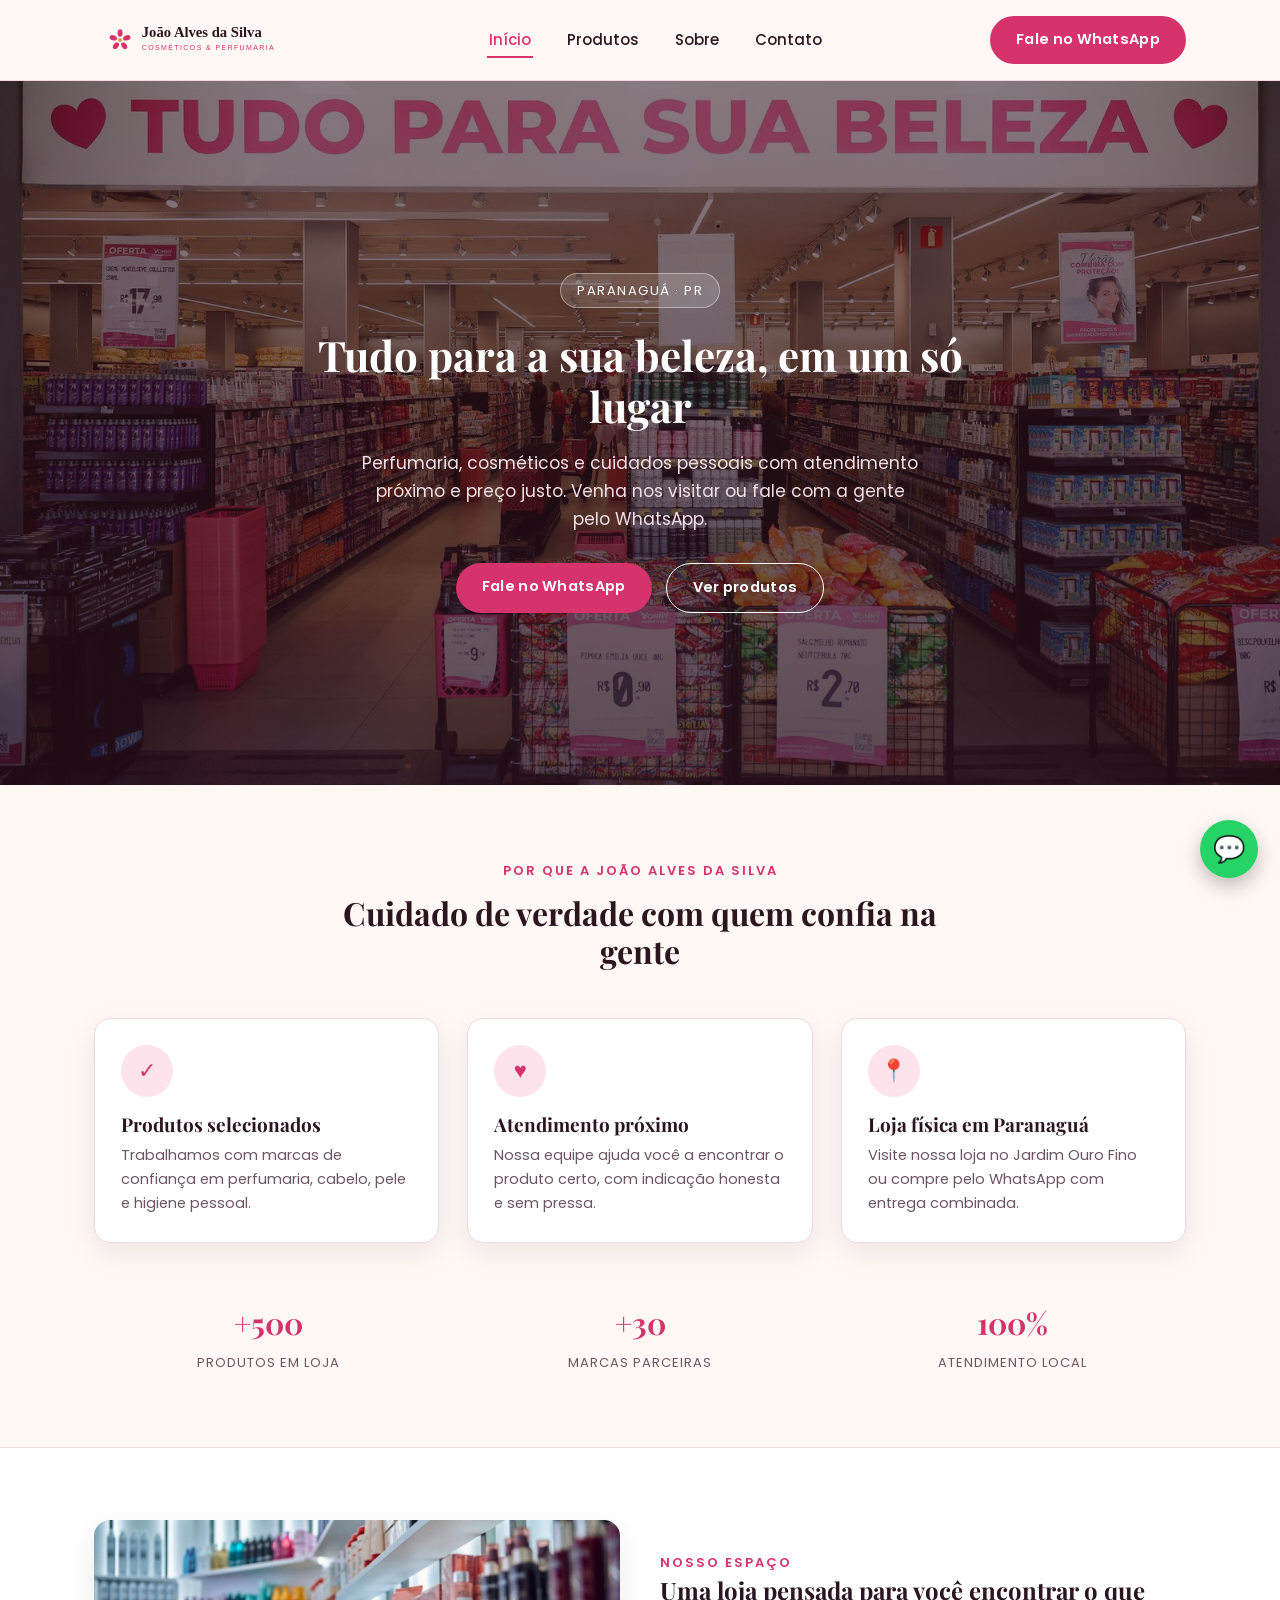
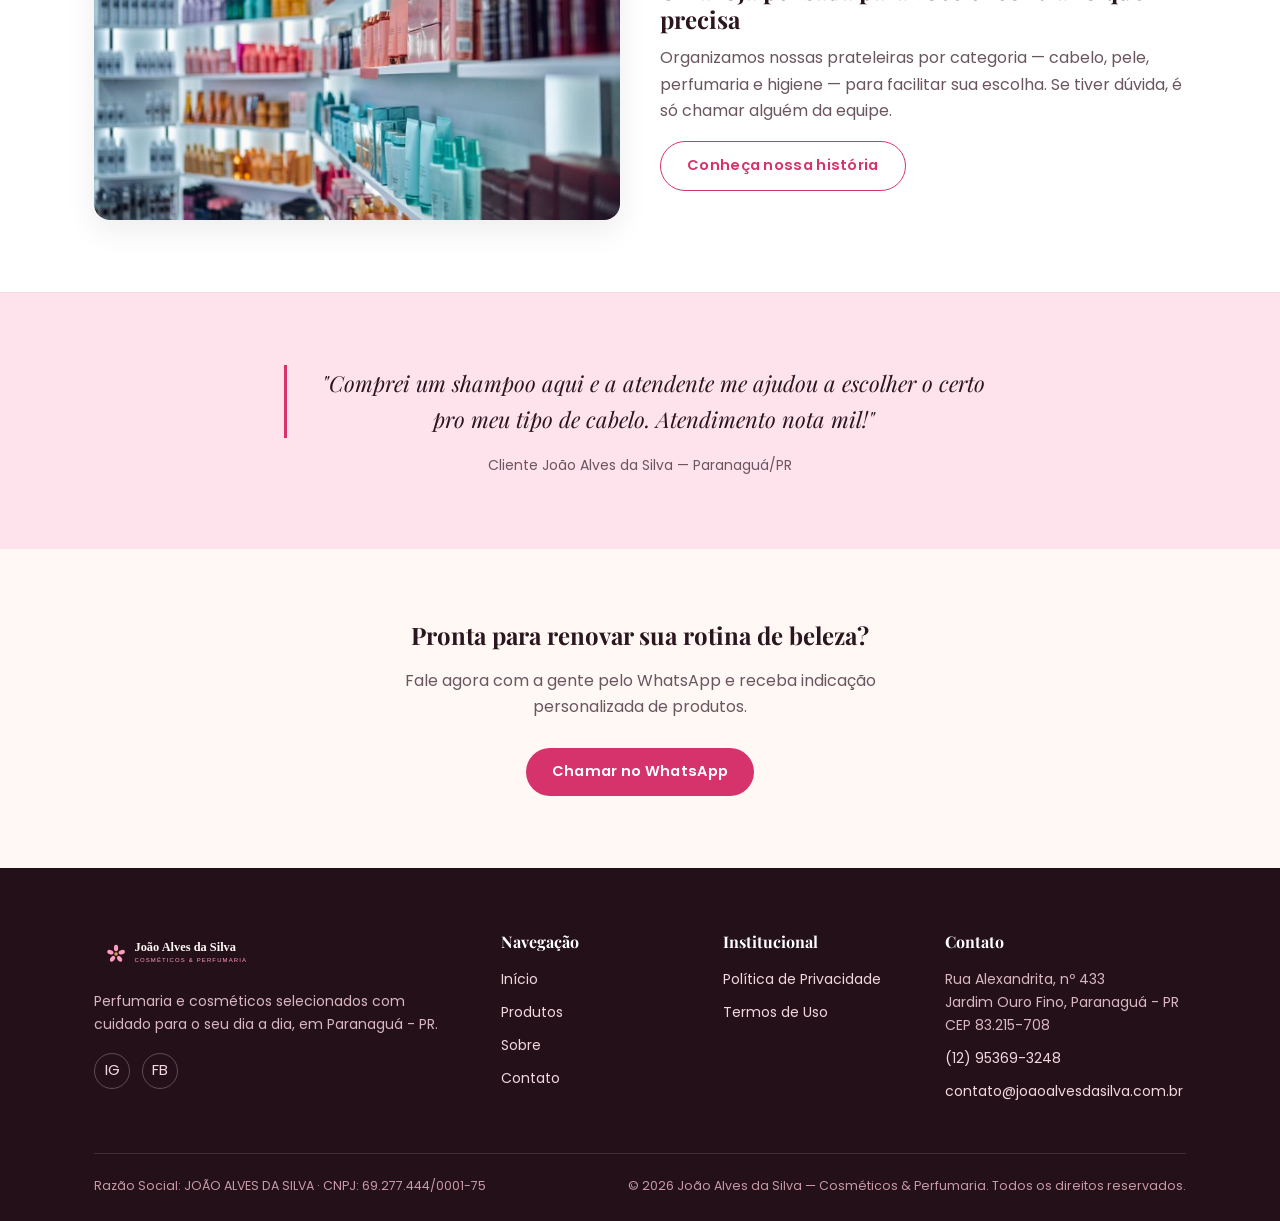
<file: index.html>
<!DOCTYPE html>
<html lang="pt-BR">
<head>
<meta name="facebook-domain-verification" content="is60ax06qec8fac9p0bwq0h0r5rf7r" />
<meta charset="UTF-8">
<meta name="viewport" content="width=device-width, initial-scale=1.0">
<title>João Alves da Silva | Cosméticos e Perfumaria em Paranaguá - PR</title>
<meta name="description" content="Loja de cosméticos e perfumaria em Paranaguá - PR. Produtos para cabelo, pele e higiene pessoal com atendimento próximo.">
<link rel="icon" type="image/svg+xml" href="assets/img/logo-icone.svg">
<link rel="stylesheet" href="assets/css/style.css">
<link rel="preconnect" href="https://fonts.googleapis.com">
<link href="https://fonts.googleapis.com/css2?family=Playfair+Display:wght@600;700&family=Poppins:wght@400;500;600;700&display=swap" rel="stylesheet">
</head>
<body>
<header class="site-header">
  <div class="header-inner container">
    <a href="index.html" class="logo-link"><img src="assets/img/logo-fundo-claro.svg" alt="João Alves da Silva — Cosméticos & Perfumaria"></a>
    <nav class="main-nav" id="mainNav">
      <ul>
        <li><a href="index.html" class="active">Início</a></li>
        <li><a href="produtos.html">Produtos</a></li>
        <li><a href="sobre.html">Sobre</a></li>
        <li><a href="contato.html">Contato</a></li>
      </ul>
    </nav>
    <div style="display:flex; align-items:center; gap:14px;">
      <a href="https://wa.me/5512953693248" target="_blank" rel="noopener" class="btn btn-primary btn-header">Fale no WhatsApp</a>
      <button class="menu-toggle" id="menuToggle" aria-label="Abrir menu">☰</button>
    </div>
  </div>
</header>

<section class="hero">
  <div class="hero-media">
    <img src="assets/img/hero-fachada.jpg" alt="Fachada da loja João Alves da Silva - Tudo para sua beleza">
  </div>
  <div class="hero-content">
    <span class="hero-eyebrow">PARANAGUÁ · PR</span>
    <h1>Tudo para a sua beleza, em um só lugar</h1>
    <p>Perfumaria, cosméticos e cuidados pessoais com atendimento próximo e preço justo. Venha nos visitar ou fale com a gente pelo WhatsApp.</p>
    <div class="hero-actions">
      <a href="https://wa.me/5512953693248" target="_blank" rel="noopener" class="btn btn-primary">Fale no WhatsApp</a>
      <a href="produtos.html" class="btn btn-outline" style="border-color:#fff; color:#fff;">Ver produtos</a>
    </div>
  </div>
</section>

<section>
  <div class="container">
    <div class="section-head">
      <span class="section-eyebrow">Por que a João Alves da Silva</span>
      <h2>Cuidado de verdade com quem confia na gente</h2>
    </div>
    <div class="grid-3">
      <div class="card">
        <div class="card-body">
          <div class="icon-badge">✓</div>
          <h3>Produtos selecionados</h3>
          <p>Trabalhamos com marcas de confiança em perfumaria, cabelo, pele e higiene pessoal.</p>
        </div>
      </div>
      <div class="card">
        <div class="card-body">
          <div class="icon-badge">♥</div>
          <h3>Atendimento próximo</h3>
          <p>Nossa equipe ajuda você a encontrar o produto certo, com indicação honesta e sem pressa.</p>
        </div>
      </div>
      <div class="card">
        <div class="card-body">
          <div class="icon-badge">📍</div>
          <h3>Loja física em Paranaguá</h3>
          <p>Visite nossa loja no Jardim Ouro Fino ou compre pelo WhatsApp com entrega combinada.</p>
        </div>
      </div>
    </div>
    <div class="stat-row">
      <div><strong>+500</strong><span>Produtos em loja</span></div>
      <div><strong>+30</strong><span>Marcas parceiras</span></div>
      <div><strong>100%</strong><span>Atendimento local</span></div>
    </div>
  </div>
</section>

<section class="alt-bg">
  <div class="container grid-2">
    <div>
      <img src="assets/img/produtos-prateleira.jpg" alt="Prateleiras organizadas com produtos de beleza" style="border-radius:16px; box-shadow:var(--shadow);">
    </div>
    <div>
      <span class="section-eyebrow">Nosso espaço</span>
      <h2>Uma loja pensada para você encontrar o que precisa</h2>
      <p>Organizamos nossas prateleiras por categoria — cabelo, pele, perfumaria e higiene — para facilitar sua escolha. Se tiver dúvida, é só chamar alguém da equipe.</p>
      <a href="sobre.html" class="btn btn-outline">Conheça nossa história</a>
    </div>
  </div>
</section>

<section class="rose-bg">
  <div class="container" style="max-width:760px; text-align:center;">
    <blockquote>
      "Comprei um shampoo aqui e a atendente me ajudou a escolher o certo pro meu tipo de cabelo. Atendimento nota mil!"
    </blockquote>
    <div class="quote-attr">Cliente João Alves da Silva — Paranaguá/PR</div>
  </div>
</section>

<section>
  <div class="container" style="text-align:center;">
    <h2 style="margin-bottom:18px;">Pronta para renovar sua rotina de beleza?</h2>
    <p style="max-width:520px; margin:0 auto 28px;">Fale agora com a gente pelo WhatsApp e receba indicação personalizada de produtos.</p>
    <a href="https://wa.me/5512953693248" target="_blank" rel="noopener" class="btn btn-primary">Chamar no WhatsApp</a>
  </div>
</section>

<a href="https://wa.me/5512953693248" target="_blank" rel="noopener" class="wa-float" aria-label="Fale no WhatsApp">💬</a>

<footer>
  <div class="container">
    <div class="footer-grid">
      <div class="footer-brand">
        <img src="assets/img/logo-fundo-escuro.svg" alt="João Alves da Silva — Cosméticos & Perfumaria">
        <p>Perfumaria e cosméticos selecionados com cuidado para o seu dia a dia, em Paranaguá - PR.</p>
        <div class="social-row">
          <a href="#" aria-label="Instagram" target="_blank" rel="noopener">IG</a>
          <a href="#" aria-label="Facebook" target="_blank" rel="noopener">FB</a>
        </div>
      </div>
      <div>
        <h4>Navegação</h4>
        <ul>
          <li><a href="index.html">Início</a></li>
          <li><a href="produtos.html">Produtos</a></li>
          <li><a href="sobre.html">Sobre</a></li>
          <li><a href="contato.html">Contato</a></li>
        </ul>
      </div>
      <div>
        <h4>Institucional</h4>
        <ul>
          <li><a href="privacidade.html">Política de Privacidade</a></li>
          <li><a href="termos.html">Termos de Uso</a></li>
        </ul>
      </div>
      <div>
        <h4>Contato</h4>
        <ul>
          <li>Rua Alexandrita, nº 433<br>Jardim Ouro Fino, Paranaguá - PR<br>CEP 83.215-708</li>
          <li><a href="tel:+5512953693248">(12) 95369-3248</a></li>
          <li><a href="mailto:contato@joaoalvesdasilva.com.br">contato@joaoalvesdasilva.com.br</a></li>
        </ul>
      </div>
    </div>
    <div class="footer-legal">
      <span>Razão Social: JOÃO ALVES DA SILVA · CNPJ: 69.277.444/0001-75</span>
      <span>&copy; 2026 João Alves da Silva — Cosméticos & Perfumaria. Todos os direitos reservados.</span>
    </div>
  </div>
</footer>

<script>
  var t = document.getElementById('menuToggle');
  var n = document.getElementById('mainNav');
  if (t) { t.addEventListener('click', function(){ n.classList.toggle('open'); }); }
</script>
</body>
</html>
</file>
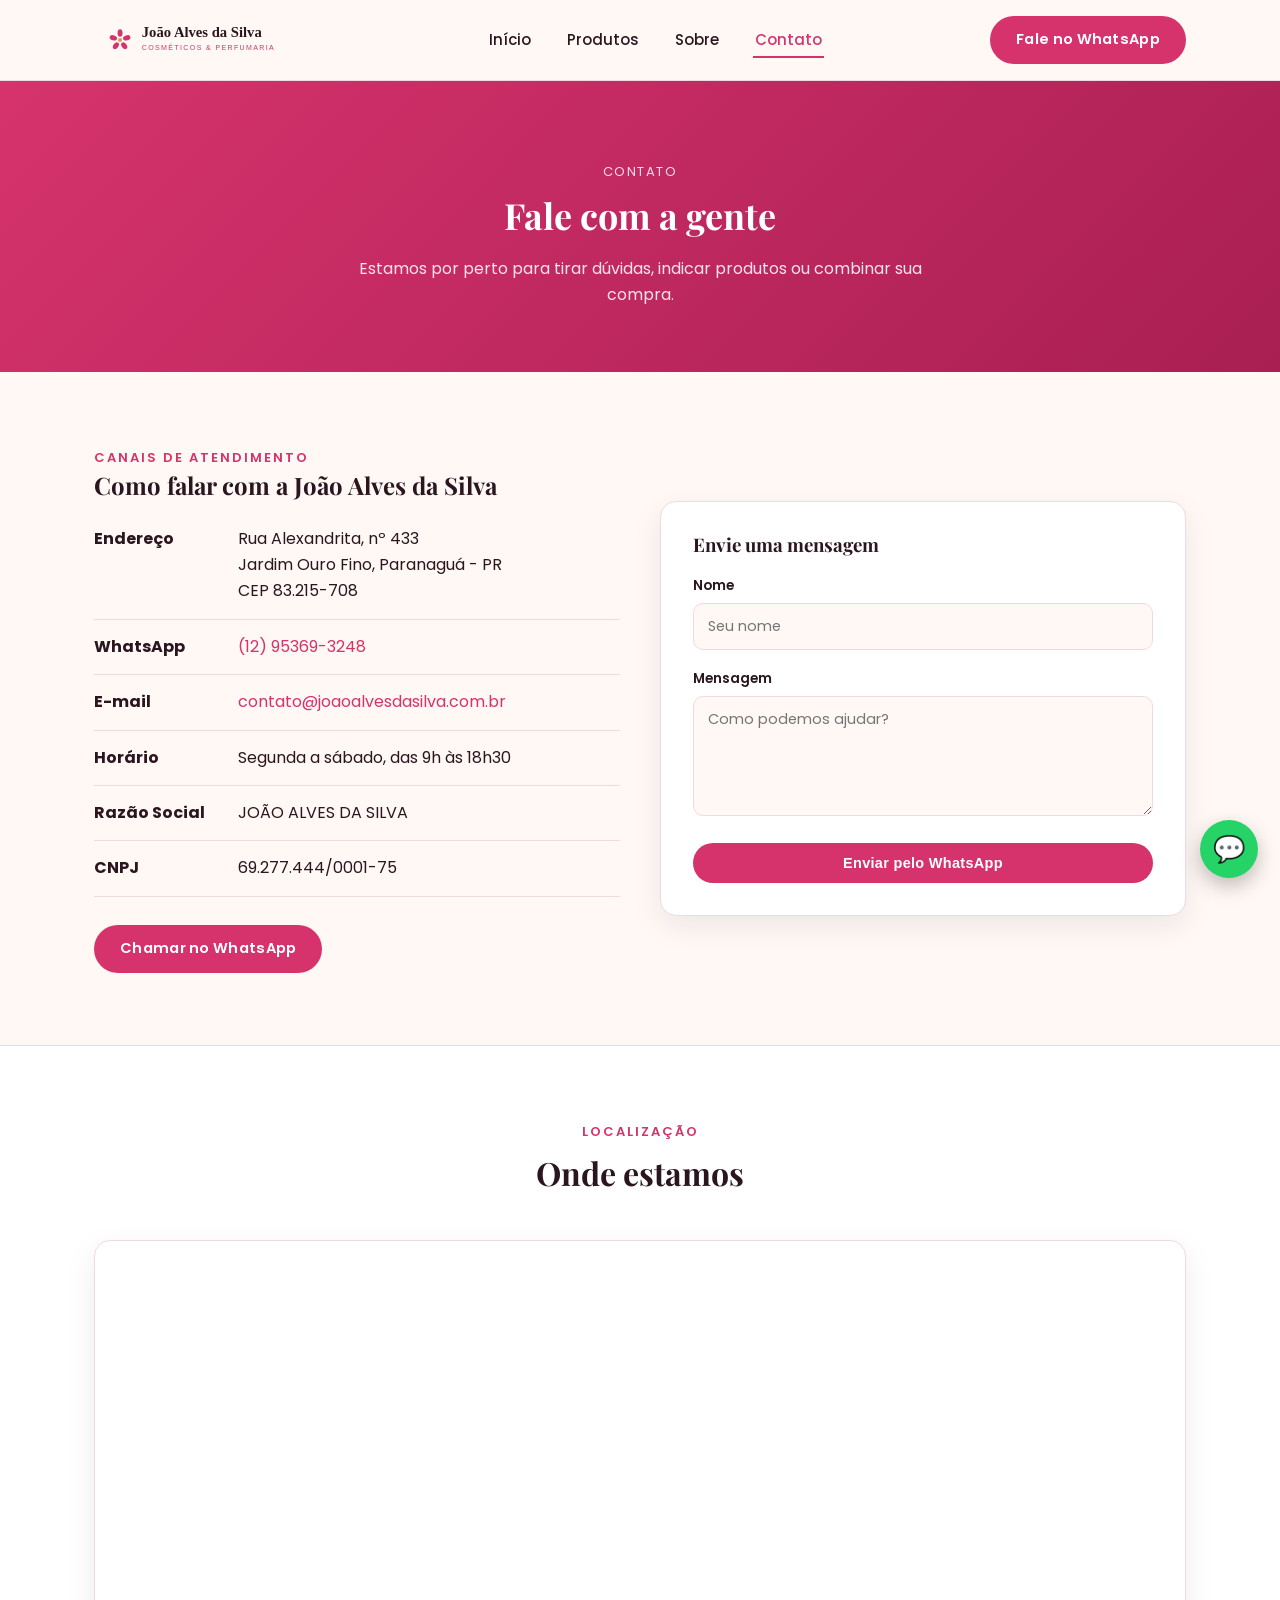
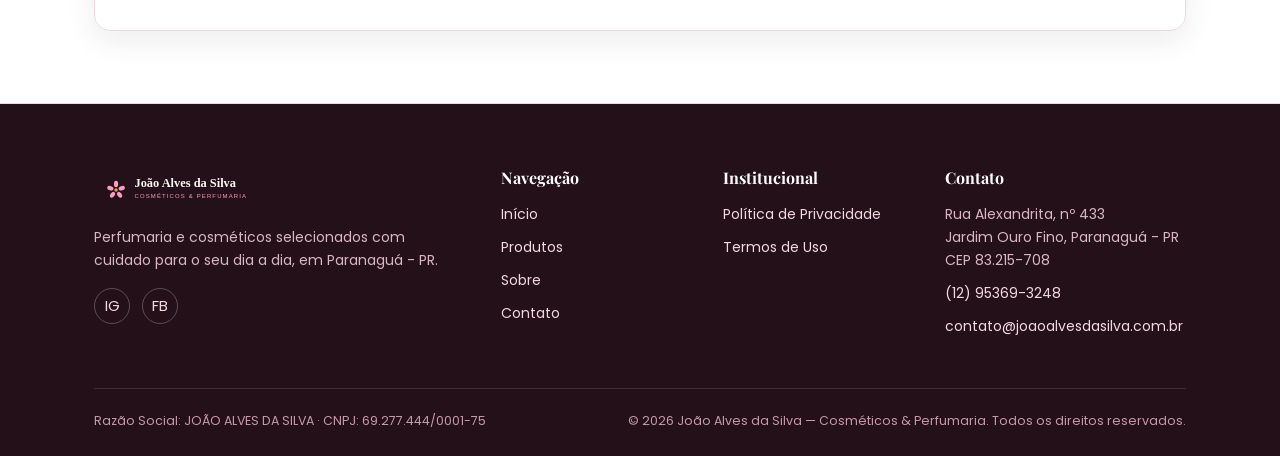
<file: contato.html>
<!DOCTYPE html>
<html lang="pt-BR">
<head>
<meta charset="UTF-8">
<meta name="viewport" content="width=device-width, initial-scale=1.0">
<title>Contato | João Alves da Silva Cosméticos e Perfumaria</title>
<meta name="description" content="Entre em contato com a João Alves da Silva Cosméticos e Perfumaria em Paranaguá - PR: endereço, WhatsApp, e-mail e horário de atendimento.">
<link rel="icon" type="image/svg+xml" href="assets/img/logo-icone.svg">
<link rel="stylesheet" href="assets/css/style.css">
<link rel="preconnect" href="https://fonts.googleapis.com">
<link href="https://fonts.googleapis.com/css2?family=Playfair+Display:wght@600;700&family=Poppins:wght@400;500;600;700&display=swap" rel="stylesheet">
</head>
<body>
<header class="site-header">
  <div class="header-inner container">
    <a href="index.html" class="logo-link"><img src="assets/img/logo-fundo-claro.svg" alt="João Alves da Silva — Cosméticos & Perfumaria"></a>
    <nav class="main-nav" id="mainNav">
      <ul>
        <li><a href="index.html">Início</a></li>
        <li><a href="produtos.html">Produtos</a></li>
        <li><a href="sobre.html">Sobre</a></li>
        <li><a href="contato.html" class="active">Contato</a></li>
      </ul>
    </nav>
    <div style="display:flex; align-items:center; gap:14px;">
      <a href="https://wa.me/5512953693248" target="_blank" rel="noopener" class="btn btn-primary btn-header">Fale no WhatsApp</a>
      <button class="menu-toggle" id="menuToggle" aria-label="Abrir menu">☰</button>
    </div>
  </div>
</header>

<section class="page-hero">
  <div class="container">
    <div class="breadcrumb">CONTATO</div>
    <h1>Fale com a gente</h1>
    <p>Estamos por perto para tirar dúvidas, indicar produtos ou combinar sua compra.</p>
  </div>
</section>

<section>
  <div class="container grid-2">
    <div>
      <span class="section-eyebrow">Canais de atendimento</span>
      <h2>Como falar com a João Alves da Silva</h2>
      <ul class="info-list">
        <li><strong>Endereço</strong><span>Rua Alexandrita, nº 433<br>Jardim Ouro Fino, Paranaguá - PR<br>CEP 83.215-708</span></li>
        <li><strong>WhatsApp</strong><span><a href="https://wa.me/5512953693248" target="_blank" rel="noopener">(12) 95369-3248</a></span></li>
        <li><strong>E-mail</strong><span><a href="mailto:contato@joaoalvesdasilva.com.br">contato@joaoalvesdasilva.com.br</a></span></li>
        <li><strong>Horário</strong><span>Segunda a sábado, das 9h às 18h30</span></li>
        <li><strong>Razão Social</strong><span>JOÃO ALVES DA SILVA</span></li>
        <li><strong>CNPJ</strong><span>69.277.444/0001-75</span></li>
      </ul>
      <div style="margin-top:28px;">
        <a href="https://wa.me/5512953693248" target="_blank" rel="noopener" class="btn btn-primary">Chamar no WhatsApp</a>
      </div>
    </div>
    <div class="form-box">
      <h3 style="margin-bottom:18px;">Envie uma mensagem</h3>
      <form onsubmit="event.preventDefault(); window.location.href='https://wa.me/5512953693248?text=' + encodeURIComponent('Olá! Meu nome é ' + document.getElementById('nome').value + '. ' + document.getElementById('mensagem').value);">
        <label for="nome">Nome</label>
        <input type="text" id="nome" required placeholder="Seu nome">
        <label for="mensagem">Mensagem</label>
        <textarea id="mensagem" required placeholder="Como podemos ajudar?"></textarea>
        <button type="submit" class="btn btn-primary" style="width:100%; border:none; cursor:pointer;">Enviar pelo WhatsApp</button>
      </form>
    </div>
  </div>
</section>

<section class="alt-bg">
  <div class="container">
    <div class="section-head">
      <span class="section-eyebrow">Localização</span>
      <h2>Onde estamos</h2>
    </div>
    <div class="map-embed">
      <iframe
        src="https://www.google.com/maps?q=Rua+Alexandrita+433+Jardim+Ouro+Fino+Paranagua+PR&output=embed"
        width="100%" height="380" style="border:0;" allowfullscreen="" loading="lazy"
        referrerpolicy="no-referrer-when-downgrade" title="Mapa - João Alves da Silva Cosméticos e Perfumaria">
      </iframe>
    </div>
  </div>
</section>

<a href="https://wa.me/5512953693248" target="_blank" rel="noopener" class="wa-float" aria-label="Fale no WhatsApp">💬</a>

<footer>
  <div class="container">
    <div class="footer-grid">
      <div class="footer-brand">
        <img src="assets/img/logo-fundo-escuro.svg" alt="João Alves da Silva — Cosméticos & Perfumaria">
        <p>Perfumaria e cosméticos selecionados com cuidado para o seu dia a dia, em Paranaguá - PR.</p>
        <div class="social-row">
          <a href="#" aria-label="Instagram" target="_blank" rel="noopener">IG</a>
          <a href="#" aria-label="Facebook" target="_blank" rel="noopener">FB</a>
        </div>
      </div>
      <div>
        <h4>Navegação</h4>
        <ul>
          <li><a href="index.html">Início</a></li>
          <li><a href="produtos.html">Produtos</a></li>
          <li><a href="sobre.html">Sobre</a></li>
          <li><a href="contato.html">Contato</a></li>
        </ul>
      </div>
      <div>
        <h4>Institucional</h4>
        <ul>
          <li><a href="privacidade.html">Política de Privacidade</a></li>
          <li><a href="termos.html">Termos de Uso</a></li>
        </ul>
      </div>
      <div>
        <h4>Contato</h4>
        <ul>
          <li>Rua Alexandrita, nº 433<br>Jardim Ouro Fino, Paranaguá - PR<br>CEP 83.215-708</li>
          <li><a href="tel:+5512953693248">(12) 95369-3248</a></li>
          <li><a href="mailto:contato@joaoalvesdasilva.com.br">contato@joaoalvesdasilva.com.br</a></li>
        </ul>
      </div>
    </div>
    <div class="footer-legal">
      <span>Razão Social: JOÃO ALVES DA SILVA · CNPJ: 69.277.444/0001-75</span>
      <span>&copy; 2026 João Alves da Silva — Cosméticos & Perfumaria. Todos os direitos reservados.</span>
    </div>
  </div>
</footer>

<script>
  var t = document.getElementById('menuToggle');
  var n = document.getElementById('mainNav');
  if (t) { t.addEventListener('click', function(){ n.classList.toggle('open'); }); }
</script>
</body>
</html>
</file>
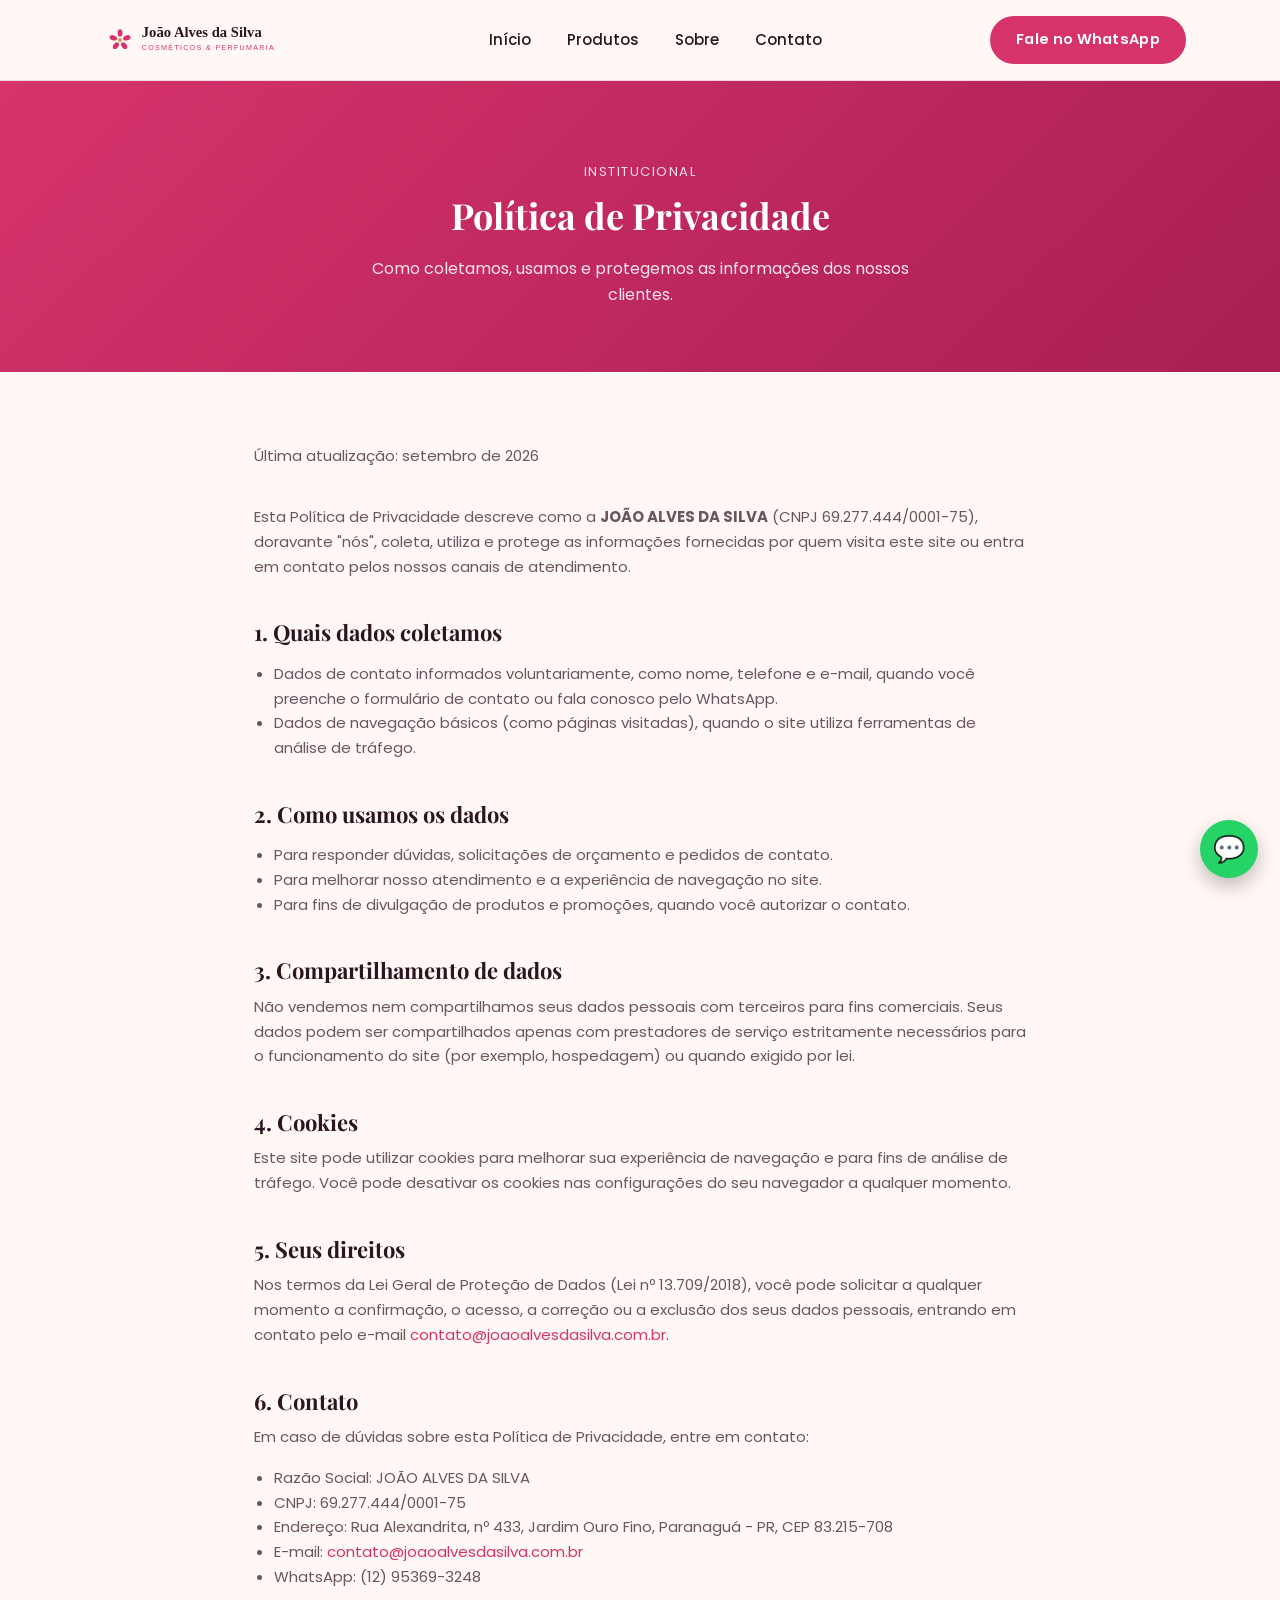
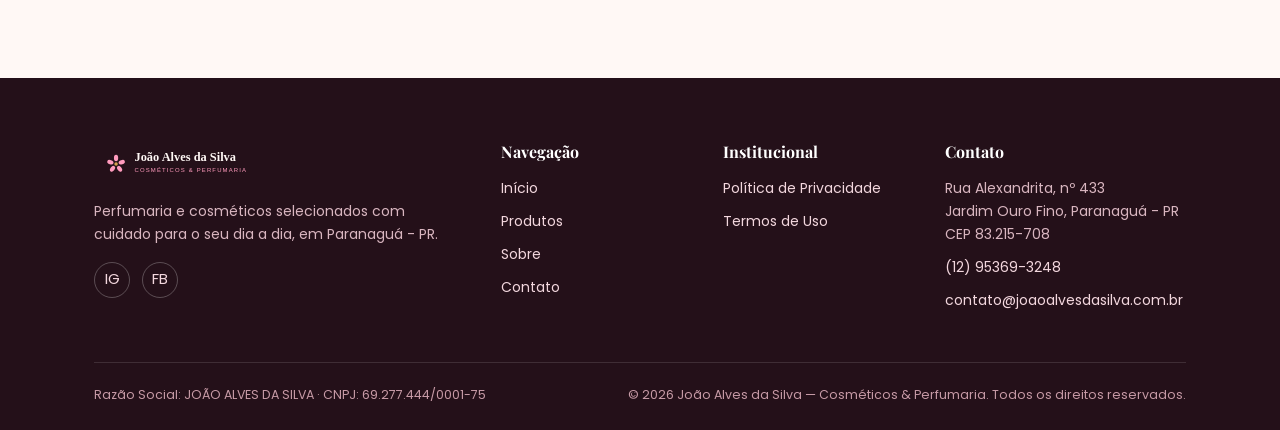
<file: privacidade.html>
<!DOCTYPE html>
<html lang="pt-BR">
<head>
<meta charset="UTF-8">
<meta name="viewport" content="width=device-width, initial-scale=1.0">
<title>Política de Privacidade | João Alves da Silva</title>
<meta name="description" content="Política de Privacidade da João Alves da Silva Cosméticos e Perfumaria: como coletamos, usamos e protegemos seus dados.">
<link rel="icon" type="image/svg+xml" href="assets/img/logo-icone.svg">
<link rel="stylesheet" href="assets/css/style.css">
<link rel="preconnect" href="https://fonts.googleapis.com">
<link href="https://fonts.googleapis.com/css2?family=Playfair+Display:wght@600;700&family=Poppins:wght@400;500;600;700&display=swap" rel="stylesheet">
</head>
<body>
<header class="site-header">
  <div class="header-inner container">
    <a href="index.html" class="logo-link"><img src="assets/img/logo-fundo-claro.svg" alt="João Alves da Silva — Cosméticos & Perfumaria"></a>
    <nav class="main-nav" id="mainNav">
      <ul>
        <li><a href="index.html">Início</a></li>
        <li><a href="produtos.html">Produtos</a></li>
        <li><a href="sobre.html">Sobre</a></li>
        <li><a href="contato.html">Contato</a></li>
      </ul>
    </nav>
    <div style="display:flex; align-items:center; gap:14px;">
      <a href="https://wa.me/5512953693248" target="_blank" rel="noopener" class="btn btn-primary btn-header">Fale no WhatsApp</a>
      <button class="menu-toggle" id="menuToggle" aria-label="Abrir menu">☰</button>
    </div>
  </div>
</header>

<section class="page-hero">
  <div class="container">
    <div class="breadcrumb">INSTITUCIONAL</div>
    <h1>Política de Privacidade</h1>
    <p>Como coletamos, usamos e protegemos as informações dos nossos clientes.</p>
  </div>
</section>
<section>
  <div class="container legal-content">
    <p class="legal-updated">Última atualização: setembro de 2026</p>

    <p>Esta Política de Privacidade descreve como a <strong>JOÃO ALVES DA SILVA</strong> (CNPJ 69.277.444/0001-75), doravante "nós", coleta, utiliza e protege as informações fornecidas por quem visita este site ou entra em contato pelos nossos canais de atendimento.</p>

    <h2>1. Quais dados coletamos</h2>
    <ul>
      <li>Dados de contato informados voluntariamente, como nome, telefone e e-mail, quando você preenche o formulário de contato ou fala conosco pelo WhatsApp.</li>
      <li>Dados de navegação básicos (como páginas visitadas), quando o site utiliza ferramentas de análise de tráfego.</li>
    </ul>

    <h2>2. Como usamos os dados</h2>
    <ul>
      <li>Para responder dúvidas, solicitações de orçamento e pedidos de contato.</li>
      <li>Para melhorar nosso atendimento e a experiência de navegação no site.</li>
      <li>Para fins de divulgação de produtos e promoções, quando você autorizar o contato.</li>
    </ul>

    <h2>3. Compartilhamento de dados</h2>
    <p>Não vendemos nem compartilhamos seus dados pessoais com terceiros para fins comerciais. Seus dados podem ser compartilhados apenas com prestadores de serviço estritamente necessários para o funcionamento do site (por exemplo, hospedagem) ou quando exigido por lei.</p>

    <h2>4. Cookies</h2>
    <p>Este site pode utilizar cookies para melhorar sua experiência de navegação e para fins de análise de tráfego. Você pode desativar os cookies nas configurações do seu navegador a qualquer momento.</p>

    <h2>5. Seus direitos</h2>
    <p>Nos termos da Lei Geral de Proteção de Dados (Lei nº 13.709/2018), você pode solicitar a qualquer momento a confirmação, o acesso, a correção ou a exclusão dos seus dados pessoais, entrando em contato pelo e-mail <a href="mailto:contato@joaoalvesdasilva.com.br">contato@joaoalvesdasilva.com.br</a>.</p>

    <h2>6. Contato</h2>
    <p>Em caso de dúvidas sobre esta Política de Privacidade, entre em contato:</p>
    <ul>
      <li>Razão Social: JOÃO ALVES DA SILVA</li>
      <li>CNPJ: 69.277.444/0001-75</li>
      <li>Endereço: Rua Alexandrita, nº 433, Jardim Ouro Fino, Paranaguá - PR, CEP 83.215-708</li>
      <li>E-mail: <a href="mailto:contato@joaoalvesdasilva.com.br">contato@joaoalvesdasilva.com.br</a></li>
      <li>WhatsApp: (12) 95369-3248</li>
    </ul>
  </div>
</section>

<a href="https://wa.me/5512953693248" target="_blank" rel="noopener" class="wa-float" aria-label="Fale no WhatsApp">💬</a>

<footer>
  <div class="container">
    <div class="footer-grid">
      <div class="footer-brand">
        <img src="assets/img/logo-fundo-escuro.svg" alt="João Alves da Silva — Cosméticos & Perfumaria">
        <p>Perfumaria e cosméticos selecionados com cuidado para o seu dia a dia, em Paranaguá - PR.</p>
        <div class="social-row">
          <a href="#" aria-label="Instagram" target="_blank" rel="noopener">IG</a>
          <a href="#" aria-label="Facebook" target="_blank" rel="noopener">FB</a>
        </div>
      </div>
      <div>
        <h4>Navegação</h4>
        <ul>
          <li><a href="index.html">Início</a></li>
          <li><a href="produtos.html">Produtos</a></li>
          <li><a href="sobre.html">Sobre</a></li>
          <li><a href="contato.html">Contato</a></li>
        </ul>
      </div>
      <div>
        <h4>Institucional</h4>
        <ul>
          <li><a href="privacidade.html">Política de Privacidade</a></li>
          <li><a href="termos.html">Termos de Uso</a></li>
        </ul>
      </div>
      <div>
        <h4>Contato</h4>
        <ul>
          <li>Rua Alexandrita, nº 433<br>Jardim Ouro Fino, Paranaguá - PR<br>CEP 83.215-708</li>
          <li><a href="tel:+5512953693248">(12) 95369-3248</a></li>
          <li><a href="mailto:contato@joaoalvesdasilva.com.br">contato@joaoalvesdasilva.com.br</a></li>
        </ul>
      </div>
    </div>
    <div class="footer-legal">
      <span>Razão Social: JOÃO ALVES DA SILVA · CNPJ: 69.277.444/0001-75</span>
      <span>&copy; 2026 João Alves da Silva — Cosméticos & Perfumaria. Todos os direitos reservados.</span>
    </div>
  </div>
</footer>

<script>
  var t = document.getElementById('menuToggle');
  var n = document.getElementById('mainNav');
  if (t) { t.addEventListener('click', function(){ n.classList.toggle('open'); }); }
</script>
</body>
</html>
</file>
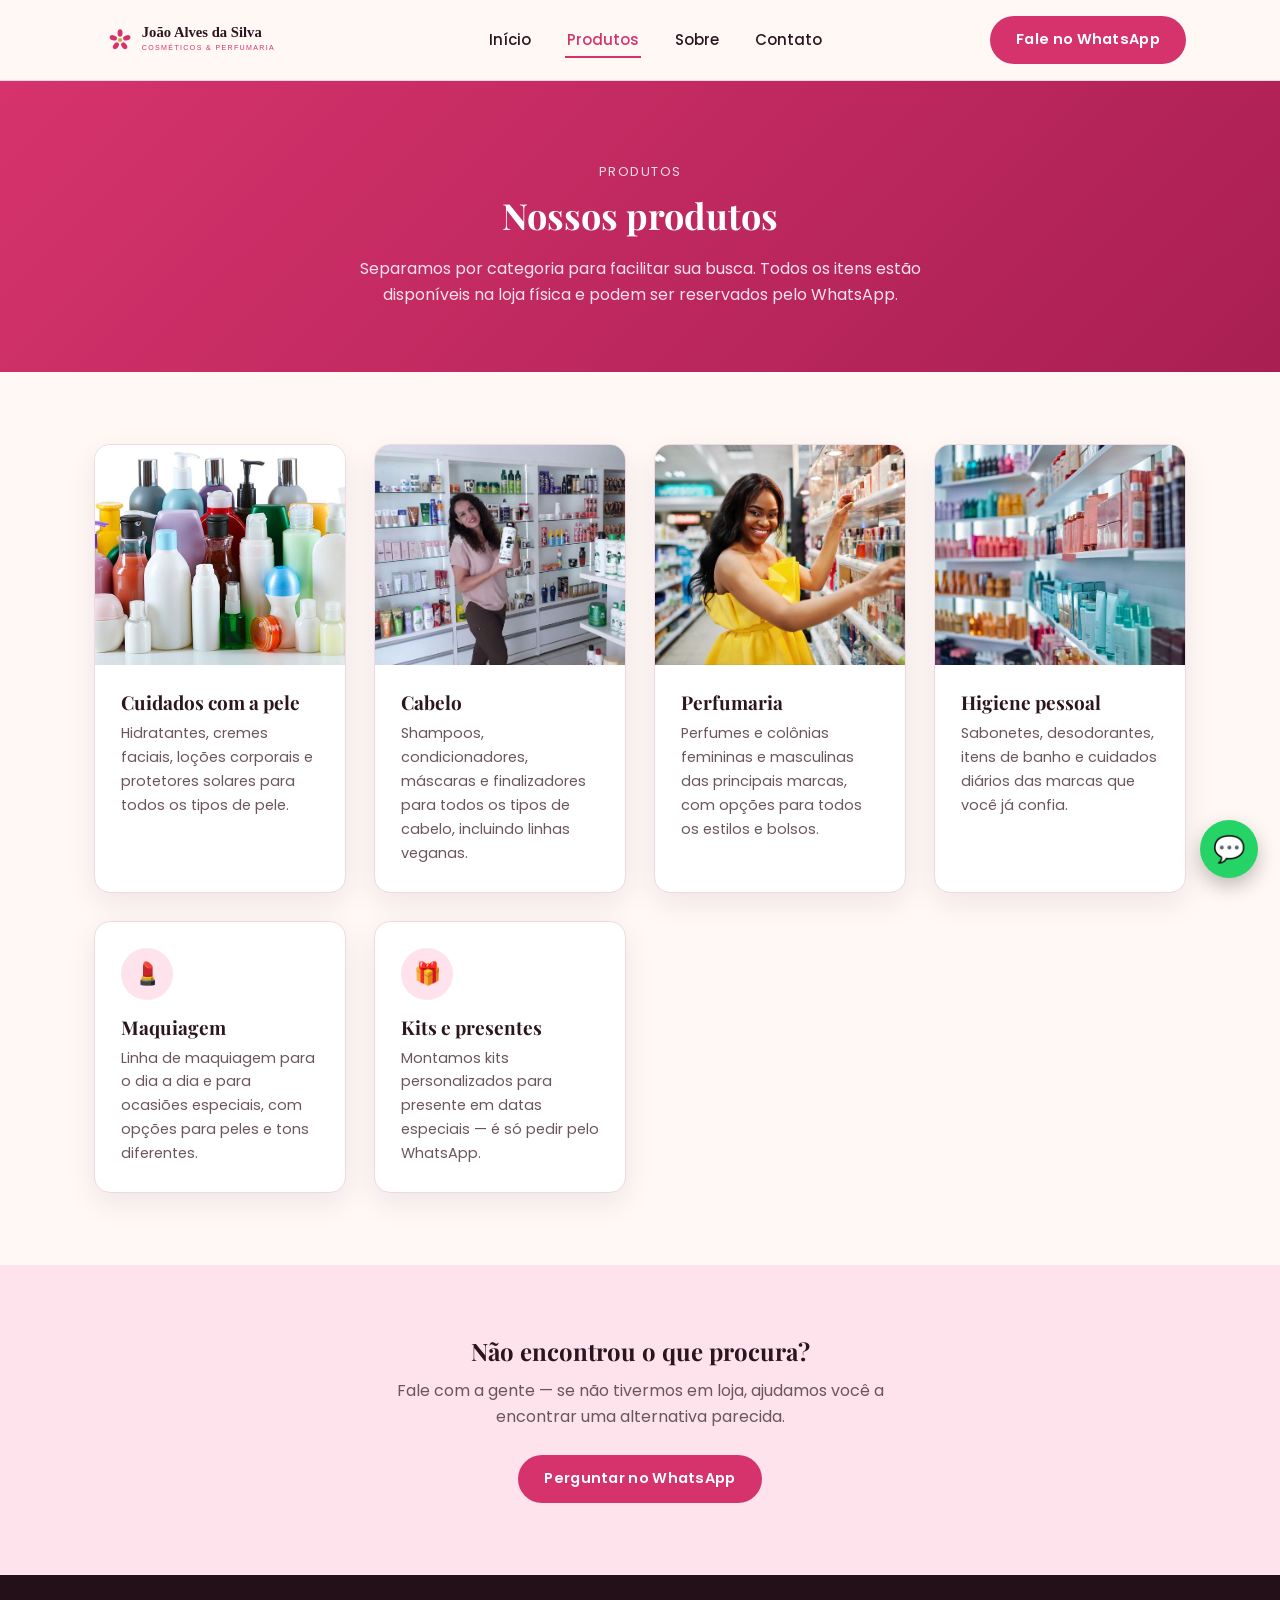
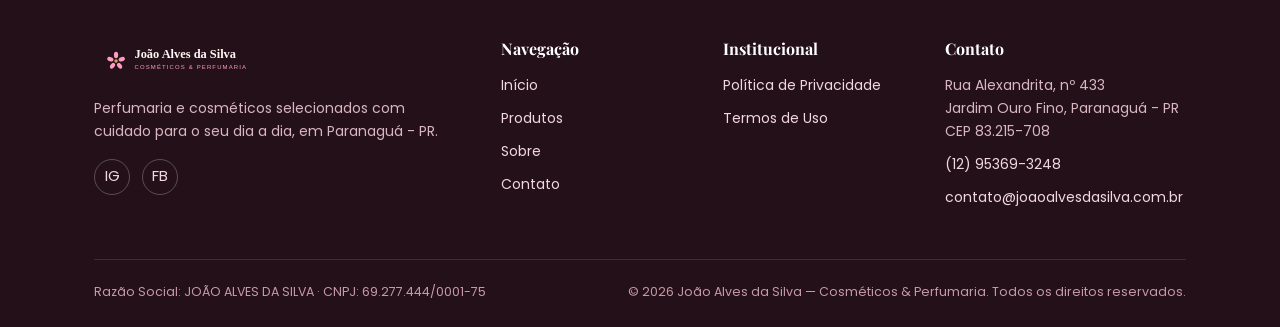
<file: produtos.html>
<!DOCTYPE html>
<html lang="pt-BR">
<head>
<meta charset="UTF-8">
<meta name="viewport" content="width=device-width, initial-scale=1.0">
<title>Produtos | João Alves da Silva Cosméticos e Perfumaria</title>
<meta name="description" content="Conheça as categorias de produtos da João Alves da Silva: cuidados com a pele, cabelo, perfumaria, higiene pessoal e maquiagem.">
<link rel="icon" type="image/svg+xml" href="assets/img/logo-icone.svg">
<link rel="stylesheet" href="assets/css/style.css">
<link rel="preconnect" href="https://fonts.googleapis.com">
<link href="https://fonts.googleapis.com/css2?family=Playfair+Display:wght@600;700&family=Poppins:wght@400;500;600;700&display=swap" rel="stylesheet">
</head>
<body>
<header class="site-header">
  <div class="header-inner container">
    <a href="index.html" class="logo-link"><img src="assets/img/logo-fundo-claro.svg" alt="João Alves da Silva — Cosméticos & Perfumaria"></a>
    <nav class="main-nav" id="mainNav">
      <ul>
        <li><a href="index.html">Início</a></li>
        <li><a href="produtos.html" class="active">Produtos</a></li>
        <li><a href="sobre.html">Sobre</a></li>
        <li><a href="contato.html">Contato</a></li>
      </ul>
    </nav>
    <div style="display:flex; align-items:center; gap:14px;">
      <a href="https://wa.me/5512953693248" target="_blank" rel="noopener" class="btn btn-primary btn-header">Fale no WhatsApp</a>
      <button class="menu-toggle" id="menuToggle" aria-label="Abrir menu">☰</button>
    </div>
  </div>
</header>

<section class="page-hero">
  <div class="container">
    <div class="breadcrumb">PRODUTOS</div>
    <h1>Nossos produtos</h1>
    <p>Separamos por categoria para facilitar sua busca. Todos os itens estão disponíveis na loja física e podem ser reservados pelo WhatsApp.</p>
  </div>
</section>

<section>
  <div class="container">
    <div class="grid-3">
      <div class="card">
        <img src="assets/img/produtos-brancos.jpg" alt="Cremes e loções de cuidados com a pele">
        <div class="card-body">
          <h3>Cuidados com a pele</h3>
          <p>Hidratantes, cremes faciais, loções corporais e protetores solares para todos os tipos de pele.</p>
        </div>
      </div>
      <div class="card">
        <img src="assets/img/equipe-vendedora.jpg" alt="Produtos capilares e shampoos">
        <div class="card-body">
          <h3>Cabelo</h3>
          <p>Shampoos, condicionadores, máscaras e finalizadores para todos os tipos de cabelo, incluindo linhas veganas.</p>
        </div>
      </div>
      <div class="card">
        <img src="assets/img/cliente-perfumaria.jpg" alt="Prateleira de perfumes">
        <div class="card-body">
          <h3>Perfumaria</h3>
          <p>Perfumes e colônias femininas e masculinas das principais marcas, com opções para todos os estilos e bolsos.</p>
        </div>
      </div>
      <div class="card">
        <img src="assets/img/produtos-prateleira.jpg" alt="Produtos de higiene pessoal">
        <div class="card-body">
          <h3>Higiene pessoal</h3>
          <p>Sabonetes, desodorantes, itens de banho e cuidados diários das marcas que você já confia.</p>
        </div>
      </div>
      <div class="card">
        <div class="card-body" style="padding-top:26px;">
          <div class="icon-badge">💄</div>
          <h3>Maquiagem</h3>
          <p>Linha de maquiagem para o dia a dia e para ocasiões especiais, com opções para peles e tons diferentes.</p>
        </div>
      </div>
      <div class="card">
        <div class="card-body" style="padding-top:26px;">
          <div class="icon-badge">🎁</div>
          <h3>Kits e presentes</h3>
          <p>Montamos kits personalizados para presente em datas especiais — é só pedir pelo WhatsApp.</p>
        </div>
      </div>
    </div>
  </div>
</section>

<section class="rose-bg">
  <div class="container" style="text-align:center;">
    <h2>Não encontrou o que procura?</h2>
    <p style="max-width:520px; margin:0 auto 24px;">Fale com a gente — se não tivermos em loja, ajudamos você a encontrar uma alternativa parecida.</p>
    <a href="https://wa.me/5512953693248" target="_blank" rel="noopener" class="btn btn-primary">Perguntar no WhatsApp</a>
  </div>
</section>

<a href="https://wa.me/5512953693248" target="_blank" rel="noopener" class="wa-float" aria-label="Fale no WhatsApp">💬</a>

<footer>
  <div class="container">
    <div class="footer-grid">
      <div class="footer-brand">
        <img src="assets/img/logo-fundo-escuro.svg" alt="João Alves da Silva — Cosméticos & Perfumaria">
        <p>Perfumaria e cosméticos selecionados com cuidado para o seu dia a dia, em Paranaguá - PR.</p>
        <div class="social-row">
          <a href="#" aria-label="Instagram" target="_blank" rel="noopener">IG</a>
          <a href="#" aria-label="Facebook" target="_blank" rel="noopener">FB</a>
        </div>
      </div>
      <div>
        <h4>Navegação</h4>
        <ul>
          <li><a href="index.html">Início</a></li>
          <li><a href="produtos.html">Produtos</a></li>
          <li><a href="sobre.html">Sobre</a></li>
          <li><a href="contato.html">Contato</a></li>
        </ul>
      </div>
      <div>
        <h4>Institucional</h4>
        <ul>
          <li><a href="privacidade.html">Política de Privacidade</a></li>
          <li><a href="termos.html">Termos de Uso</a></li>
        </ul>
      </div>
      <div>
        <h4>Contato</h4>
        <ul>
          <li>Rua Alexandrita, nº 433<br>Jardim Ouro Fino, Paranaguá - PR<br>CEP 83.215-708</li>
          <li><a href="tel:+5512953693248">(12) 95369-3248</a></li>
          <li><a href="mailto:contato@joaoalvesdasilva.com.br">contato@joaoalvesdasilva.com.br</a></li>
        </ul>
      </div>
    </div>
    <div class="footer-legal">
      <span>Razão Social: JOÃO ALVES DA SILVA · CNPJ: 69.277.444/0001-75</span>
      <span>&copy; 2026 João Alves da Silva — Cosméticos & Perfumaria. Todos os direitos reservados.</span>
    </div>
  </div>
</footer>

<script>
  var t = document.getElementById('menuToggle');
  var n = document.getElementById('mainNav');
  if (t) { t.addEventListener('click', function(){ n.classList.toggle('open'); }); }
</script>
</body>
</html>
</file>
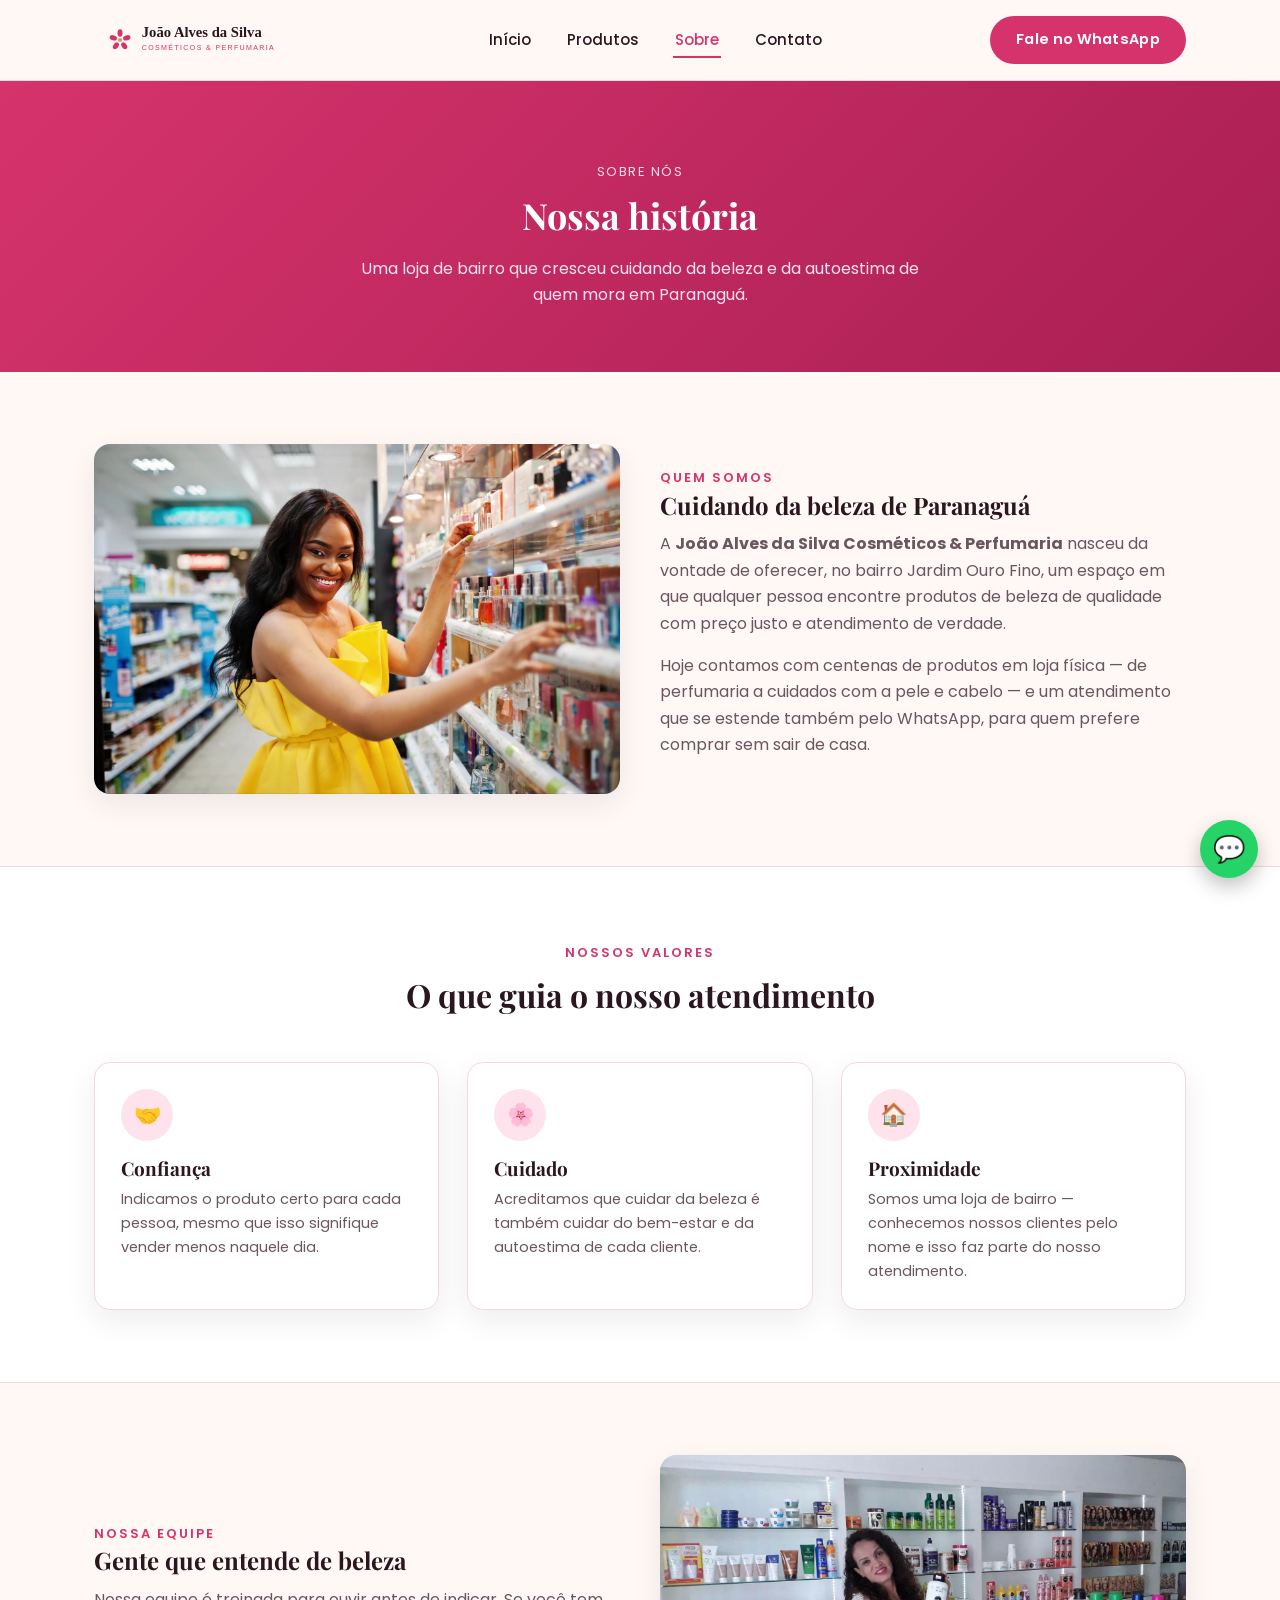
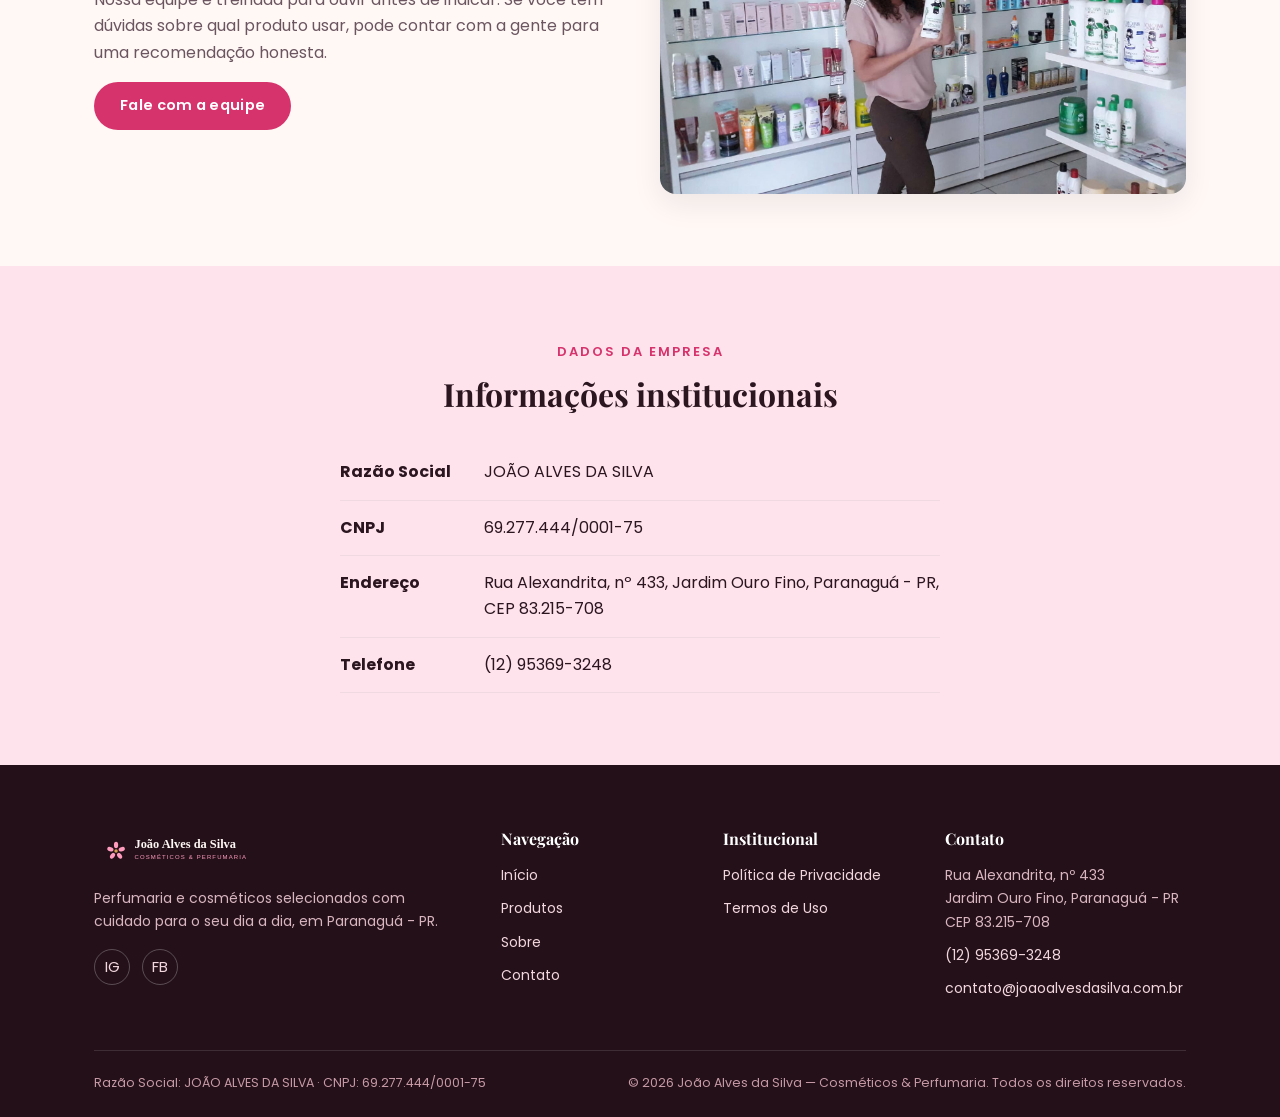
<file: sobre.html>
<!DOCTYPE html>
<html lang="pt-BR">
<head>
<meta charset="UTF-8">
<meta name="viewport" content="width=device-width, initial-scale=1.0">
<title>Sobre nós | João Alves da Silva Cosméticos e Perfumaria</title>
<meta name="description" content="Conheça a história, os valores e os dados institucionais da João Alves da Silva Cosméticos e Perfumaria, em Paranaguá - PR.">
<link rel="icon" type="image/svg+xml" href="assets/img/logo-icone.svg">
<link rel="stylesheet" href="assets/css/style.css">
<link rel="preconnect" href="https://fonts.googleapis.com">
<link href="https://fonts.googleapis.com/css2?family=Playfair+Display:wght@600;700&family=Poppins:wght@400;500;600;700&display=swap" rel="stylesheet">
</head>
<body>
<header class="site-header">
  <div class="header-inner container">
    <a href="index.html" class="logo-link"><img src="assets/img/logo-fundo-claro.svg" alt="João Alves da Silva — Cosméticos & Perfumaria"></a>
    <nav class="main-nav" id="mainNav">
      <ul>
        <li><a href="index.html">Início</a></li>
        <li><a href="produtos.html">Produtos</a></li>
        <li><a href="sobre.html" class="active">Sobre</a></li>
        <li><a href="contato.html">Contato</a></li>
      </ul>
    </nav>
    <div style="display:flex; align-items:center; gap:14px;">
      <a href="https://wa.me/5512953693248" target="_blank" rel="noopener" class="btn btn-primary btn-header">Fale no WhatsApp</a>
      <button class="menu-toggle" id="menuToggle" aria-label="Abrir menu">☰</button>
    </div>
  </div>
</header>

<section class="page-hero">
  <div class="container">
    <div class="breadcrumb">SOBRE NÓS</div>
    <h1>Nossa história</h1>
    <p>Uma loja de bairro que cresceu cuidando da beleza e da autoestima de quem mora em Paranaguá.</p>
  </div>
</section>

<section>
  <div class="container grid-2">
    <div>
      <img src="assets/img/cliente-perfumaria.jpg" alt="Cliente escolhendo perfume na loja João Alves da Silva" style="border-radius:16px; box-shadow:var(--shadow);">
    </div>
    <div>
      <span class="section-eyebrow">Quem somos</span>
      <h2>Cuidando da beleza de Paranaguá</h2>
      <p>A <strong>João Alves da Silva Cosméticos &amp; Perfumaria</strong> nasceu da vontade de oferecer, no bairro Jardim Ouro Fino, um espaço em que qualquer pessoa encontre produtos de beleza de qualidade com preço justo e atendimento de verdade.</p>
      <p>Hoje contamos com centenas de produtos em loja física — de perfumaria a cuidados com a pele e cabelo — e um atendimento que se estende também pelo WhatsApp, para quem prefere comprar sem sair de casa.</p>
    </div>
  </div>
</section>

<section class="alt-bg">
  <div class="container">
    <div class="section-head">
      <span class="section-eyebrow">Nossos valores</span>
      <h2>O que guia o nosso atendimento</h2>
    </div>
    <div class="grid-3">
      <div class="card">
        <div class="card-body">
          <div class="icon-badge">🤝</div>
          <h3>Confiança</h3>
          <p>Indicamos o produto certo para cada pessoa, mesmo que isso signifique vender menos naquele dia.</p>
        </div>
      </div>
      <div class="card">
        <div class="card-body">
          <div class="icon-badge">🌸</div>
          <h3>Cuidado</h3>
          <p>Acreditamos que cuidar da beleza é também cuidar do bem-estar e da autoestima de cada cliente.</p>
        </div>
      </div>
      <div class="card">
        <div class="card-body">
          <div class="icon-badge">🏠</div>
          <h3>Proximidade</h3>
          <p>Somos uma loja de bairro — conhecemos nossos clientes pelo nome e isso faz parte do nosso atendimento.</p>
        </div>
      </div>
    </div>
  </div>
</section>

<section>
  <div class="container grid-2">
    <div>
      <span class="section-eyebrow">Nossa equipe</span>
      <h2>Gente que entende de beleza</h2>
      <p>Nossa equipe é treinada para ouvir antes de indicar. Se você tem dúvidas sobre qual produto usar, pode contar com a gente para uma recomendação honesta.</p>
      <a href="contato.html" class="btn btn-primary">Fale com a equipe</a>
    </div>
    <div>
      <img src="assets/img/equipe-vendedora.jpg" alt="Equipe da loja apresentando produto capilar" style="border-radius:16px; box-shadow:var(--shadow);">
    </div>
  </div>
</section>

<section class="rose-bg">
  <div class="container">
    <div class="section-head" style="margin-bottom:0;">
      <span class="section-eyebrow">Dados da empresa</span>
      <h2>Informações institucionais</h2>
    </div>
    <ul class="info-list" style="max-width:600px; margin:32px auto 0;">
      <li><strong>Razão Social</strong><span>JOÃO ALVES DA SILVA</span></li>
      <li><strong>CNPJ</strong><span>69.277.444/0001-75</span></li>
      <li><strong>Endereço</strong><span>Rua Alexandrita, nº 433, Jardim Ouro Fino, Paranaguá - PR, CEP 83.215-708</span></li>
      <li><strong>Telefone</strong><span>(12) 95369-3248</span></li>
    </ul>
  </div>
</section>

<a href="https://wa.me/5512953693248" target="_blank" rel="noopener" class="wa-float" aria-label="Fale no WhatsApp">💬</a>

<footer>
  <div class="container">
    <div class="footer-grid">
      <div class="footer-brand">
        <img src="assets/img/logo-fundo-escuro.svg" alt="João Alves da Silva — Cosméticos & Perfumaria">
        <p>Perfumaria e cosméticos selecionados com cuidado para o seu dia a dia, em Paranaguá - PR.</p>
        <div class="social-row">
          <a href="#" aria-label="Instagram" target="_blank" rel="noopener">IG</a>
          <a href="#" aria-label="Facebook" target="_blank" rel="noopener">FB</a>
        </div>
      </div>
      <div>
        <h4>Navegação</h4>
        <ul>
          <li><a href="index.html">Início</a></li>
          <li><a href="produtos.html">Produtos</a></li>
          <li><a href="sobre.html">Sobre</a></li>
          <li><a href="contato.html">Contato</a></li>
        </ul>
      </div>
      <div>
        <h4>Institucional</h4>
        <ul>
          <li><a href="privacidade.html">Política de Privacidade</a></li>
          <li><a href="termos.html">Termos de Uso</a></li>
        </ul>
      </div>
      <div>
        <h4>Contato</h4>
        <ul>
          <li>Rua Alexandrita, nº 433<br>Jardim Ouro Fino, Paranaguá - PR<br>CEP 83.215-708</li>
          <li><a href="tel:+5512953693248">(12) 95369-3248</a></li>
          <li><a href="mailto:contato@joaoalvesdasilva.com.br">contato@joaoalvesdasilva.com.br</a></li>
        </ul>
      </div>
    </div>
    <div class="footer-legal">
      <span>Razão Social: JOÃO ALVES DA SILVA · CNPJ: 69.277.444/0001-75</span>
      <span>&copy; 2026 João Alves da Silva — Cosméticos & Perfumaria. Todos os direitos reservados.</span>
    </div>
  </div>
</footer>

<script>
  var t = document.getElementById('menuToggle');
  var n = document.getElementById('mainNav');
  if (t) { t.addEventListener('click', function(){ n.classList.toggle('open'); }); }
</script>
</body>
</html>
</file>
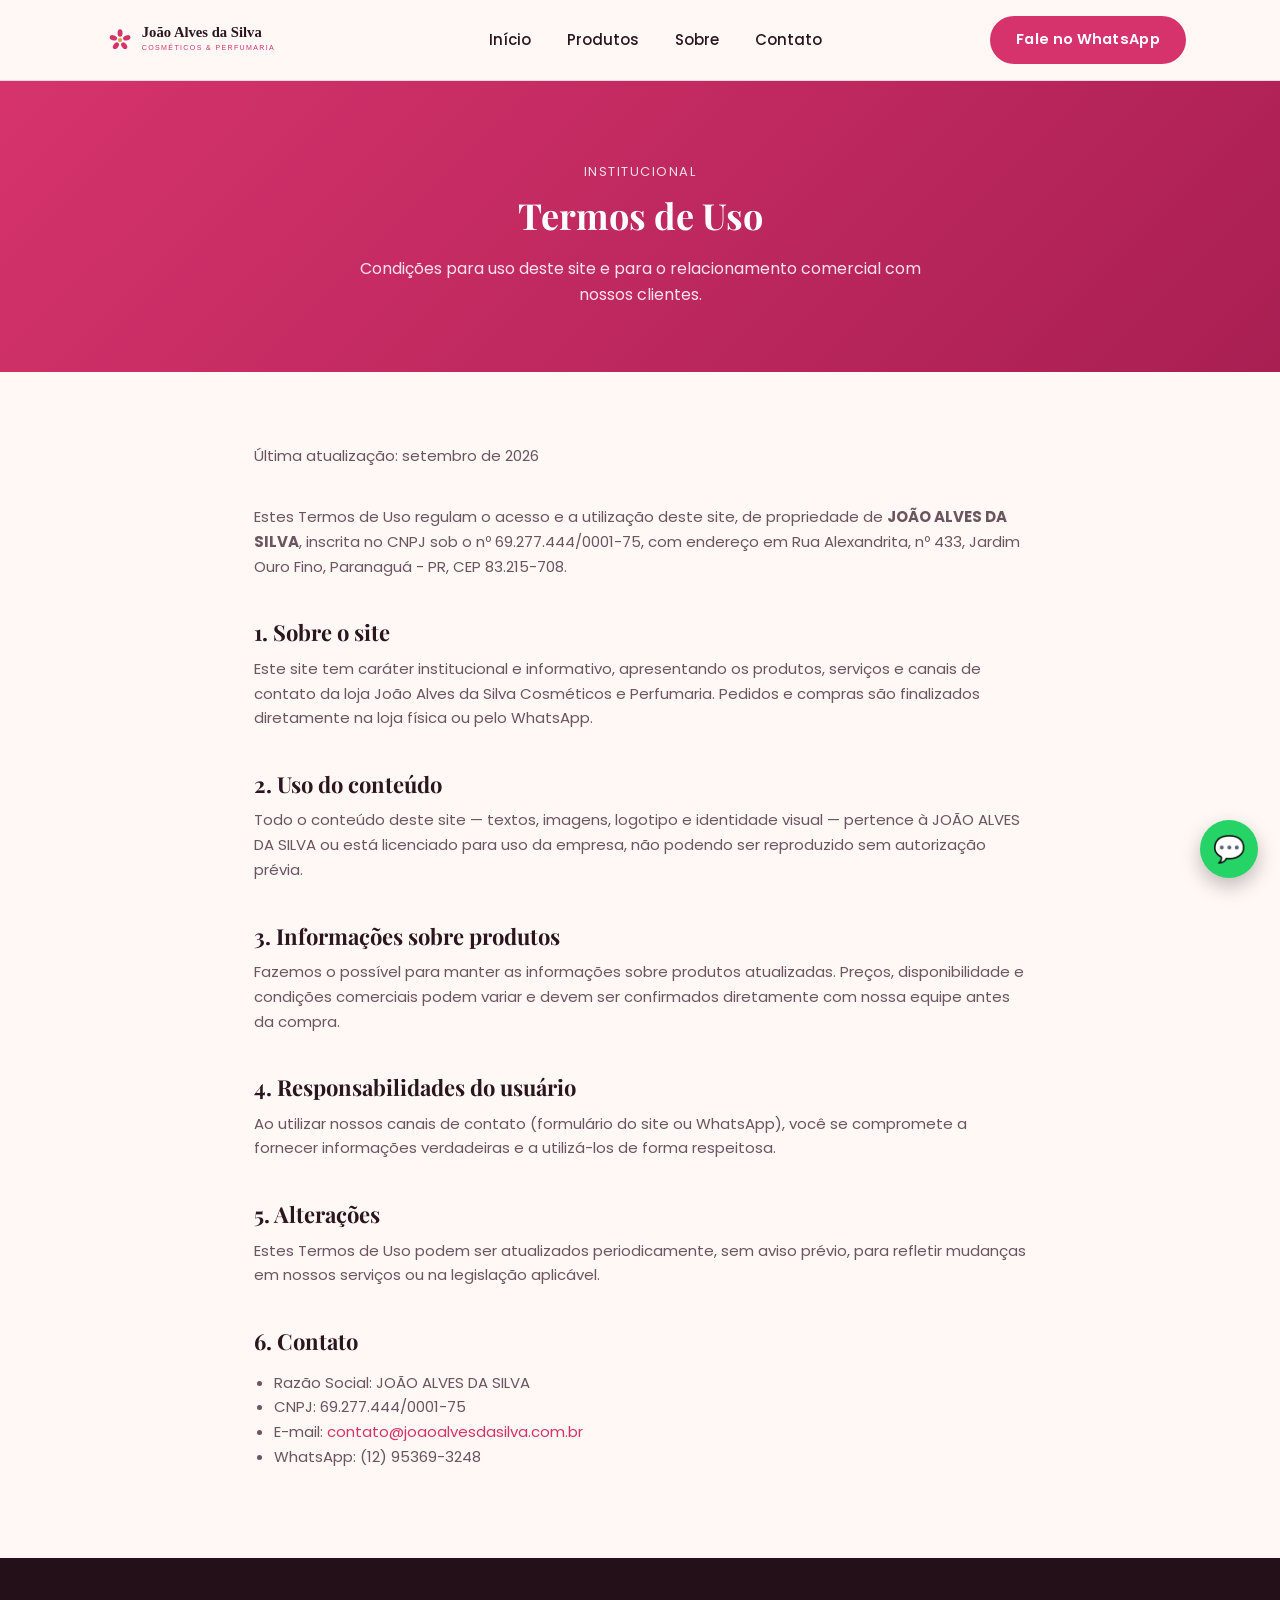
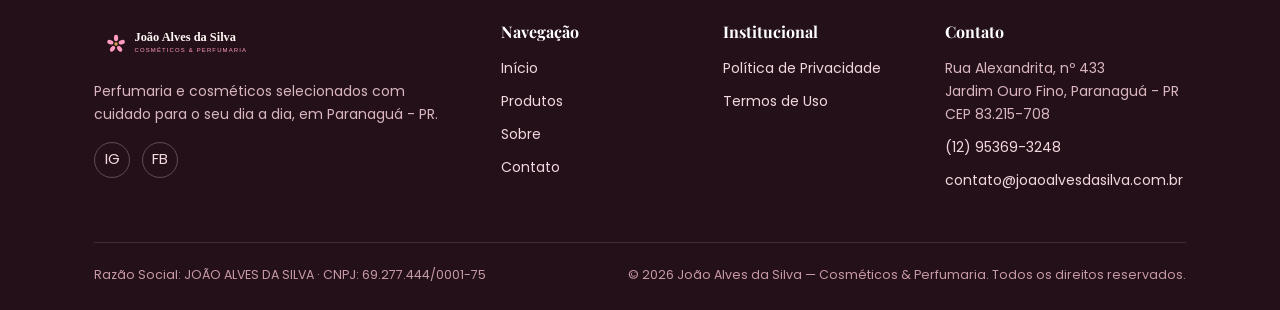
<file: termos.html>
<!DOCTYPE html>
<html lang="pt-BR">
<head>
<meta charset="UTF-8">
<meta name="viewport" content="width=device-width, initial-scale=1.0">
<title>Termos de Uso | João Alves da Silva</title>
<meta name="description" content="Termos de Uso do site institucional da João Alves da Silva Cosméticos e Perfumaria.">
<link rel="icon" type="image/svg+xml" href="assets/img/logo-icone.svg">
<link rel="stylesheet" href="assets/css/style.css">
<link rel="preconnect" href="https://fonts.googleapis.com">
<link href="https://fonts.googleapis.com/css2?family=Playfair+Display:wght@600;700&family=Poppins:wght@400;500;600;700&display=swap" rel="stylesheet">
</head>
<body>
<header class="site-header">
  <div class="header-inner container">
    <a href="index.html" class="logo-link"><img src="assets/img/logo-fundo-claro.svg" alt="João Alves da Silva — Cosméticos & Perfumaria"></a>
    <nav class="main-nav" id="mainNav">
      <ul>
        <li><a href="index.html">Início</a></li>
        <li><a href="produtos.html">Produtos</a></li>
        <li><a href="sobre.html">Sobre</a></li>
        <li><a href="contato.html">Contato</a></li>
      </ul>
    </nav>
    <div style="display:flex; align-items:center; gap:14px;">
      <a href="https://wa.me/5512953693248" target="_blank" rel="noopener" class="btn btn-primary btn-header">Fale no WhatsApp</a>
      <button class="menu-toggle" id="menuToggle" aria-label="Abrir menu">☰</button>
    </div>
  </div>
</header>

<section class="page-hero">
  <div class="container">
    <div class="breadcrumb">INSTITUCIONAL</div>
    <h1>Termos de Uso</h1>
    <p>Condições para uso deste site e para o relacionamento comercial com nossos clientes.</p>
  </div>
</section>
<section>
  <div class="container legal-content">
    <p class="legal-updated">Última atualização: setembro de 2026</p>

    <p>Estes Termos de Uso regulam o acesso e a utilização deste site, de propriedade de <strong>JOÃO ALVES DA SILVA</strong>, inscrita no CNPJ sob o nº 69.277.444/0001-75, com endereço em Rua Alexandrita, nº 433, Jardim Ouro Fino, Paranaguá - PR, CEP 83.215-708.</p>

    <h2>1. Sobre o site</h2>
    <p>Este site tem caráter institucional e informativo, apresentando os produtos, serviços e canais de contato da loja João Alves da Silva Cosméticos e Perfumaria. Pedidos e compras são finalizados diretamente na loja física ou pelo WhatsApp.</p>

    <h2>2. Uso do conteúdo</h2>
    <p>Todo o conteúdo deste site — textos, imagens, logotipo e identidade visual — pertence à JOÃO ALVES DA SILVA ou está licenciado para uso da empresa, não podendo ser reproduzido sem autorização prévia.</p>

    <h2>3. Informações sobre produtos</h2>
    <p>Fazemos o possível para manter as informações sobre produtos atualizadas. Preços, disponibilidade e condições comerciais podem variar e devem ser confirmados diretamente com nossa equipe antes da compra.</p>

    <h2>4. Responsabilidades do usuário</h2>
    <p>Ao utilizar nossos canais de contato (formulário do site ou WhatsApp), você se compromete a fornecer informações verdadeiras e a utilizá-los de forma respeitosa.</p>

    <h2>5. Alterações</h2>
    <p>Estes Termos de Uso podem ser atualizados periodicamente, sem aviso prévio, para refletir mudanças em nossos serviços ou na legislação aplicável.</p>

    <h2>6. Contato</h2>
    <ul>
      <li>Razão Social: JOÃO ALVES DA SILVA</li>
      <li>CNPJ: 69.277.444/0001-75</li>
      <li>E-mail: <a href="mailto:contato@joaoalvesdasilva.com.br">contato@joaoalvesdasilva.com.br</a></li>
      <li>WhatsApp: (12) 95369-3248</li>
    </ul>
  </div>
</section>

<a href="https://wa.me/5512953693248" target="_blank" rel="noopener" class="wa-float" aria-label="Fale no WhatsApp">💬</a>

<footer>
  <div class="container">
    <div class="footer-grid">
      <div class="footer-brand">
        <img src="assets/img/logo-fundo-escuro.svg" alt="João Alves da Silva — Cosméticos & Perfumaria">
        <p>Perfumaria e cosméticos selecionados com cuidado para o seu dia a dia, em Paranaguá - PR.</p>
        <div class="social-row">
          <a href="#" aria-label="Instagram" target="_blank" rel="noopener">IG</a>
          <a href="#" aria-label="Facebook" target="_blank" rel="noopener">FB</a>
        </div>
      </div>
      <div>
        <h4>Navegação</h4>
        <ul>
          <li><a href="index.html">Início</a></li>
          <li><a href="produtos.html">Produtos</a></li>
          <li><a href="sobre.html">Sobre</a></li>
          <li><a href="contato.html">Contato</a></li>
        </ul>
      </div>
      <div>
        <h4>Institucional</h4>
        <ul>
          <li><a href="privacidade.html">Política de Privacidade</a></li>
          <li><a href="termos.html">Termos de Uso</a></li>
        </ul>
      </div>
      <div>
        <h4>Contato</h4>
        <ul>
          <li>Rua Alexandrita, nº 433<br>Jardim Ouro Fino, Paranaguá - PR<br>CEP 83.215-708</li>
          <li><a href="tel:+5512953693248">(12) 95369-3248</a></li>
          <li><a href="mailto:contato@joaoalvesdasilva.com.br">contato@joaoalvesdasilva.com.br</a></li>
        </ul>
      </div>
    </div>
    <div class="footer-legal">
      <span>Razão Social: JOÃO ALVES DA SILVA · CNPJ: 69.277.444/0001-75</span>
      <span>&copy; 2026 João Alves da Silva — Cosméticos & Perfumaria. Todos os direitos reservados.</span>
    </div>
  </div>
</footer>

<script>
  var t = document.getElementById('menuToggle');
  var n = document.getElementById('mainNav');
  if (t) { t.addEventListener('click', function(){ n.classList.toggle('open'); }); }
</script>
</body>
</html>
</file>
<file: assets/css/style.css>
/* João Alves da Silva — Cosméticos & Perfumaria */

:root{
  --rose:#d6336c;
  --rose-dark:#a91f52;
  --rose-light:#ffe3ec;
  --gold:#d4a24e;
  --ink:#2b1620;
  --ink-soft:#6b5560;
  --cream:#fff8f5;
  --white:#ffffff;
  --border:#f1d9e1;
  --radius:16px;
  --shadow:0 10px 30px rgba(43,22,32,.08);
}

*{box-sizing:border-box;}
html{scroll-behavior:smooth;}
body{
  margin:0;
  font-family:'Poppins',Arial,sans-serif;
  color:var(--ink);
  background:var(--cream);
  line-height:1.65;
}
h1,h2,h3,h4{
  font-family:'Playfair Display',Georgia,serif;
  color:var(--ink);
  margin:0 0 .5em;
  line-height:1.2;
}
p{margin:0 0 1em; color:var(--ink-soft);}
a{color:var(--rose); text-decoration:none;}
a:hover{text-decoration:underline;}
img{max-width:100%; display:block;}
.container{max-width:1140px; margin:0 auto; padding:0 24px;}
section{padding:72px 0;}

/* ---------- header ---------- */
.site-header{
  position:sticky; top:0; z-index:100;
  background:rgba(255,248,245,.92);
  backdrop-filter:blur(8px);
  border-bottom:1px solid var(--border);
}
.header-inner{
  display:flex; align-items:center; justify-content:space-between;
  padding:14px 24px;
}
.logo-link img{height:52px; width:auto;}
nav.main-nav ul{
  list-style:none; display:flex; gap:32px; margin:0; padding:0;
}
nav.main-nav a{
  color:var(--ink); font-weight:500; font-size:15px;
  padding:6px 2px; border-bottom:2px solid transparent;
}
nav.main-nav a:hover, nav.main-nav a.active{
  color:var(--rose); border-color:var(--rose); text-decoration:none;
}
.btn{
  display:inline-block; padding:12px 26px; border-radius:999px;
  font-weight:600; font-size:14.5px; letter-spacing:.3px;
  transition:transform .15s ease, box-shadow .15s ease;
}
.btn-primary{background:var(--rose); color:#fff;}
.btn-primary:hover{background:var(--rose-dark); text-decoration:none; transform:translateY(-1px); box-shadow:var(--shadow);}
.btn-outline{border:1.5px solid var(--rose); color:var(--rose); background:transparent;}
.btn-outline:hover{background:var(--rose-light); text-decoration:none;}
.btn-header{display:none;}
@media(min-width:860px){ .btn-header{display:inline-block;} }

.menu-toggle{
  display:none; background:none; border:none; font-size:26px; color:var(--ink); cursor:pointer;
}
@media(max-width:859px){
  nav.main-nav{
    position:absolute; top:100%; left:0; right:0; background:var(--white);
    border-bottom:1px solid var(--border); display:none; box-shadow:var(--shadow);
  }
  nav.main-nav.open{display:block;}
  nav.main-nav ul{flex-direction:column; gap:0; padding:8px 24px 20px;}
  nav.main-nav li{border-top:1px solid var(--border);}
  nav.main-nav a{display:block; padding:14px 0;}
  .menu-toggle{display:block;}
}

/* ---------- hero ---------- */
.hero{
  position:relative; color:#fff; overflow:hidden;
}
.hero-media{
  position:absolute; inset:0;
}
.hero-media img{width:100%; height:100%; object-fit:cover;}
.hero-media::after{
  content:""; position:absolute; inset:0;
  background:linear-gradient(180deg, rgba(43,15,26,.55), rgba(43,15,26,.75));
}
.hero-content{
  position:relative; padding:120px 24px 100px; max-width:720px; margin:0 auto; text-align:center;
}
.hero-eyebrow{
  display:inline-block; background:rgba(255,255,255,.15); border:1px solid rgba(255,255,255,.4);
  padding:6px 16px; border-radius:999px; font-size:13px; letter-spacing:1.5px; margin-bottom:22px;
}
.hero-content h1{color:#fff; font-size:42px; margin-bottom:18px;}
.hero-content p{color:#f4dfe6; font-size:17px; max-width:560px; margin:0 auto 30px;}
.hero-actions{display:flex; gap:14px; justify-content:center; flex-wrap:wrap;}

.page-hero{
  background:linear-gradient(135deg, var(--rose) 0%, var(--rose-dark) 100%);
  color:#fff; padding:80px 24px 64px; text-align:center;
}
.page-hero h1{color:#fff; font-size:36px;}
.page-hero p{color:#ffe3ec; max-width:600px; margin:0 auto;}
.breadcrumb{font-size:13px; letter-spacing:1.5px; opacity:.85; margin-bottom:12px;}

/* ---------- sections ---------- */
.section-head{text-align:center; max-width:640px; margin:0 auto 48px;}
.section-eyebrow{
  color:var(--rose); font-weight:600; letter-spacing:2px; font-size:13px; text-transform:uppercase;
}
.section-head h2{font-size:32px; margin-top:10px;}

.grid-3{display:grid; grid-template-columns:repeat(auto-fit,minmax(240px,1fr)); gap:28px;}
.grid-2{display:grid; grid-template-columns:repeat(auto-fit,minmax(280px,1fr)); gap:40px; align-items:center;}

.card{
  background:var(--white); border-radius:var(--radius); overflow:hidden;
  box-shadow:var(--shadow); border:1px solid var(--border);
}
.card-body{padding:26px;}
.card img{height:220px; object-fit:cover; width:100%;}
.card h3{font-size:19px; margin-bottom:8px;}
.card p{font-size:14.5px; margin-bottom:0;}

.stat-row{
  display:grid; grid-template-columns:repeat(auto-fit,minmax(140px,1fr)); gap:24px;
  text-align:center; margin-top:56px;
}
.stat-row strong{display:block; font-family:'Playfair Display',serif; font-size:30px; color:var(--rose);}
.stat-row span{font-size:13px; letter-spacing:1px; color:var(--ink-soft); text-transform:uppercase;}

.alt-bg{background:var(--white); border-top:1px solid var(--border); border-bottom:1px solid var(--border);}
.rose-bg{background:var(--rose-light);}

.icon-badge{
  width:52px; height:52px; border-radius:50%; background:var(--rose-light);
  color:var(--rose); display:flex; align-items:center; justify-content:center;
  font-size:22px; margin-bottom:16px;
}

blockquote{
  font-family:'Playfair Display',serif; font-size:22px; font-style:italic;
  color:var(--ink); border-left:3px solid var(--rose); padding-left:24px; margin:0;
}
.quote-attr{margin-top:16px; font-size:14px; color:var(--ink-soft); font-style:normal;}

/* ---------- footer ---------- */
footer{background:#241019; color:#f3d7de; padding:64px 0 24px;}
footer h4{color:#fff; font-size:16px; margin-bottom:16px;}
footer a{color:#f3d7de;}
footer a:hover{color:#fff;}
.footer-grid{
  display:grid; grid-template-columns:2fr 1fr 1fr 1.3fr; gap:36px; margin-bottom:40px;
}
@media(max-width:800px){ .footer-grid{grid-template-columns:1fr 1fr;} }
.footer-grid p, .footer-grid li{font-size:14px; color:#d9b6c0;}
.footer-grid ul{list-style:none; margin:0; padding:0;}
.footer-grid li{margin-bottom:10px;}
.footer-brand img{height:44px; margin-bottom:14px;}
.footer-legal{
  border-top:1px solid rgba(255,255,255,.12); padding-top:22px;
  display:flex; flex-wrap:wrap; gap:10px 24px; justify-content:space-between;
  font-size:12.5px; color:#c79aa6;
}
.footer-legal a{color:#c79aa6;}
.social-row{display:flex; gap:12px; margin-top:16px;}
.social-row a{
  width:36px; height:36px; border-radius:50%; border:1px solid rgba(255,255,255,.25);
  display:flex; align-items:center; justify-content:center; font-size:15px;
}

/* ---------- WhatsApp floating button ---------- */
.wa-float{
  position:fixed; right:22px; bottom:22px; z-index:200;
  background:#25D366; color:#fff; width:58px; height:58px; border-radius:50%;
  display:flex; align-items:center; justify-content:center; font-size:26px;
  box-shadow:0 8px 20px rgba(0,0,0,.25);
}
.wa-float:hover{text-decoration:none; filter:brightness(1.05);}

/* ---------- generic content pages ---------- */
.legal-content{max-width:820px; margin:0 auto;}
.legal-content h2{margin-top:40px; font-size:22px;}
.legal-content p, .legal-content li{color:var(--ink-soft); font-size:15px;}
.legal-content ul{padding-left:20px;}
.legal-updated{font-size:13px; color:var(--ink-soft); margin-bottom:36px;}

.info-list{list-style:none; margin:0; padding:0;}
.info-list li{
  display:flex; gap:14px; padding:14px 0; border-bottom:1px solid var(--border);
}
.info-list strong{min-width:130px; color:var(--ink);}

.form-box{background:var(--white); border:1px solid var(--border); border-radius:var(--radius); padding:32px; box-shadow:var(--shadow);}
.form-box label{display:block; font-size:13.5px; font-weight:600; margin-bottom:6px; color:var(--ink);}
.form-box input, .form-box textarea{
  width:100%; padding:12px 14px; border:1px solid var(--border); border-radius:10px;
  font-family:inherit; font-size:14.5px; margin-bottom:18px; background:var(--cream);
}
.form-box textarea{min-height:120px; resize:vertical;}
.map-embed{border-radius:var(--radius); overflow:hidden; box-shadow:var(--shadow); border:1px solid var(--border);}
</file>
